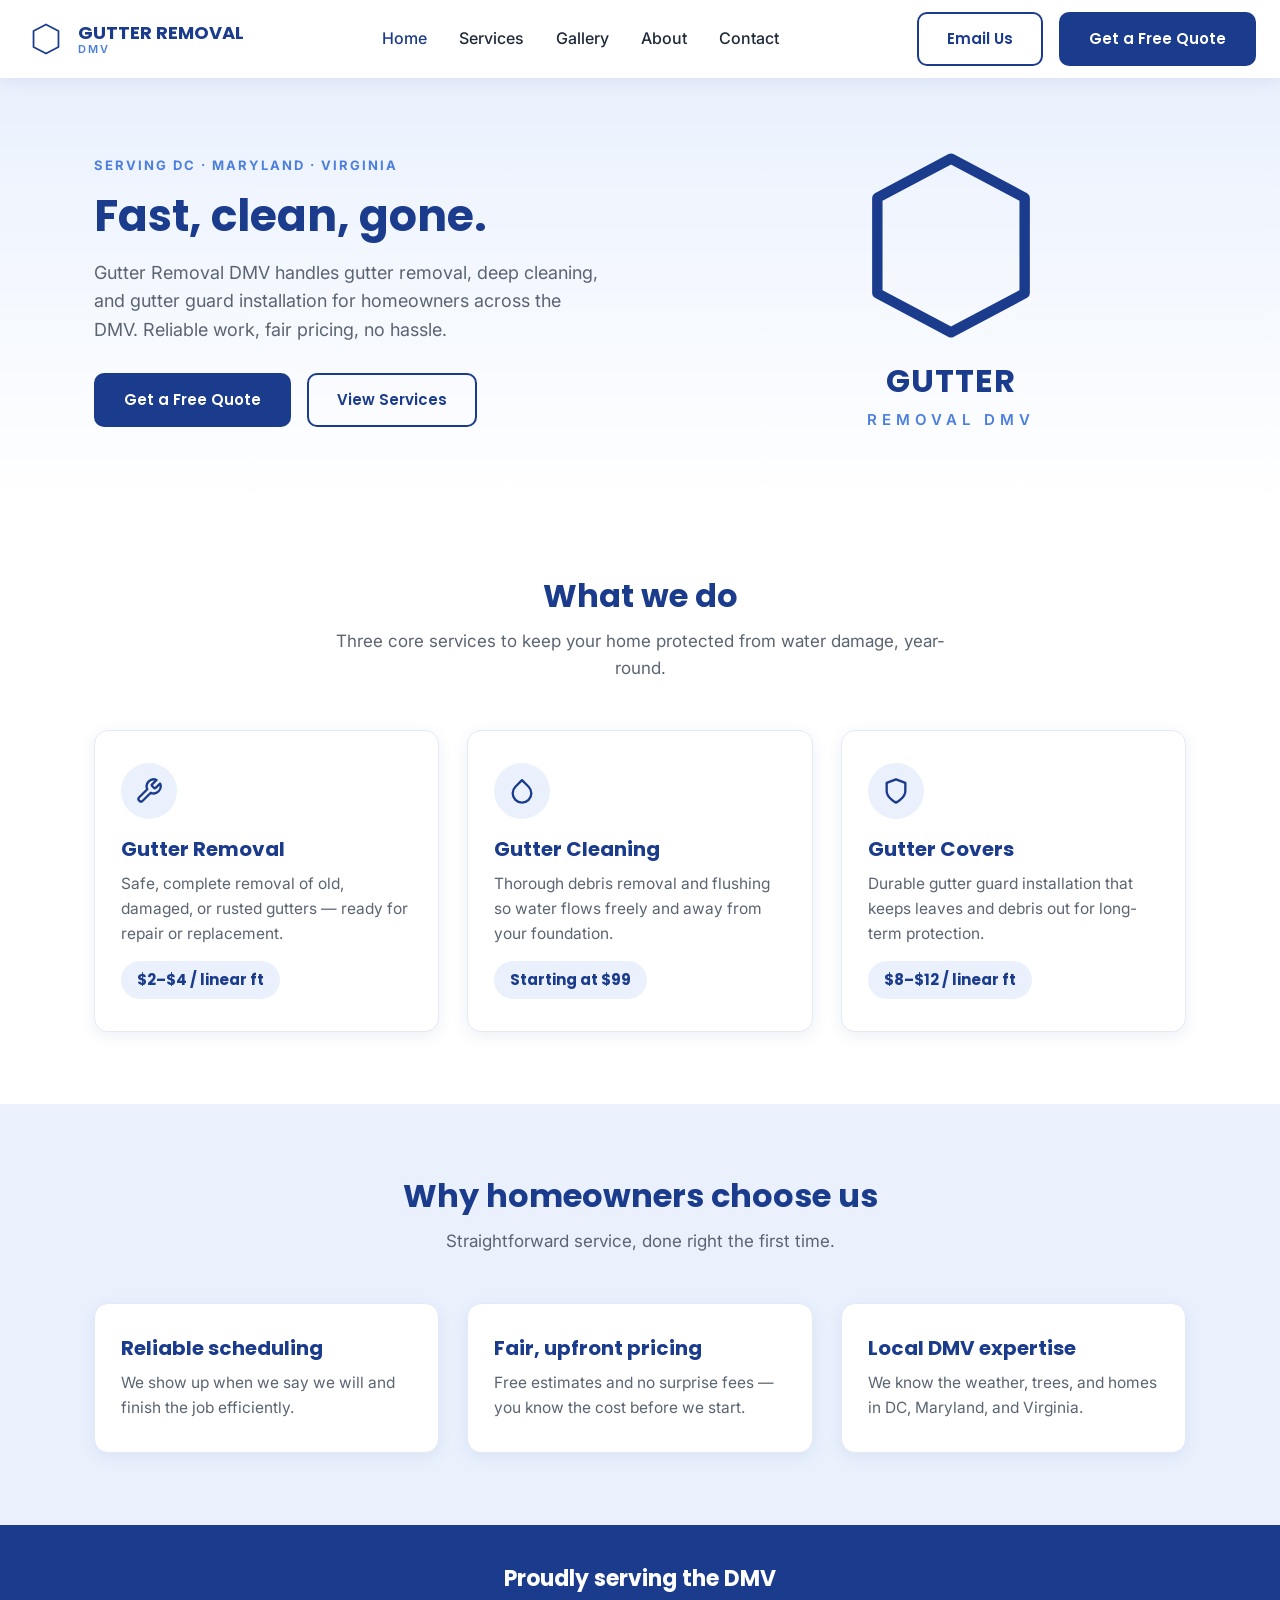
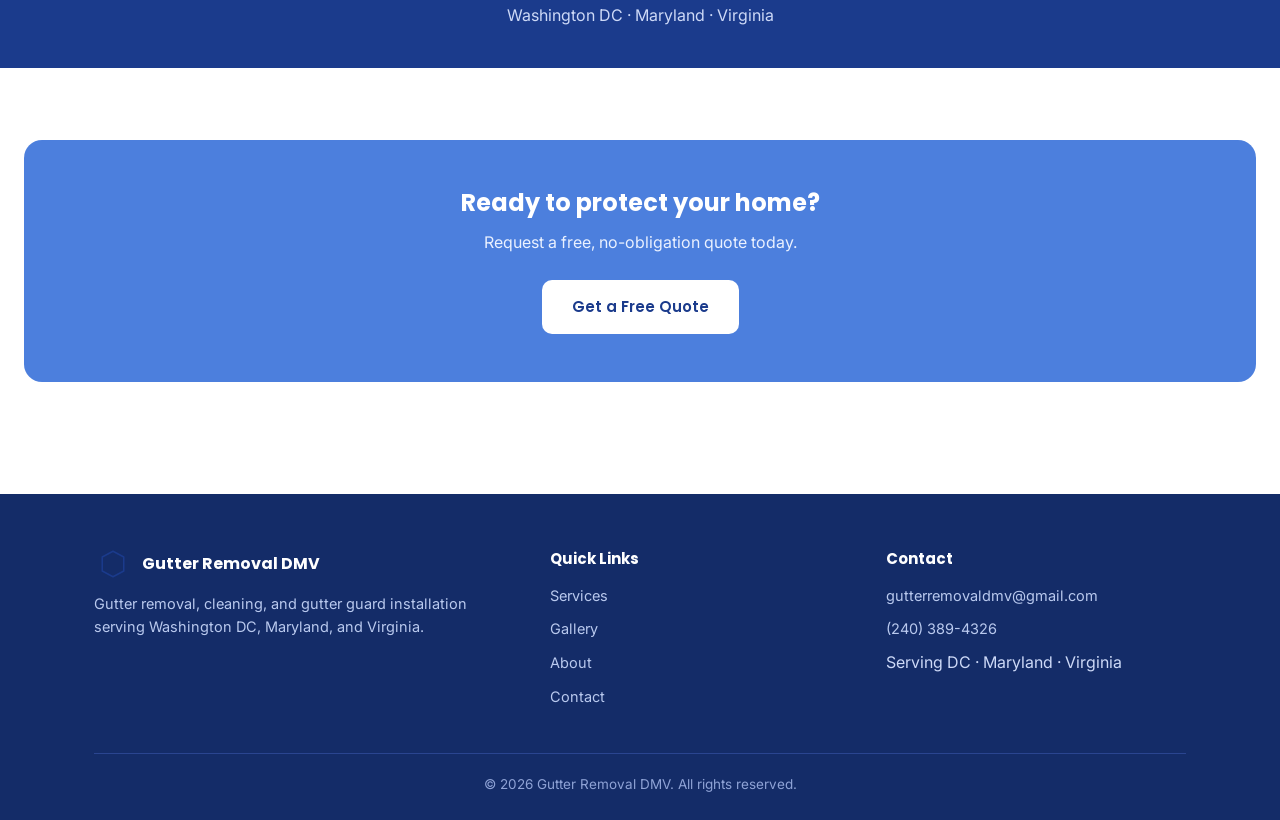
<file: index.html>
<!DOCTYPE html>
<html lang="en">
<head>
<meta charset="UTF-8">
<meta name="viewport" content="width=device-width, initial-scale=1.0">
<title>Gutter Removal DMV | Gutter Removal, Cleaning & Covers in DC, MD, VA</title>
<meta name="description" content="Gutter Removal DMV provides gutter removal, cleaning, and gutter guard installation across Washington DC, Maryland, and Virginia. Get a free quote today.">
<link rel="icon" type="image/svg+xml" href="logo.svg">
<link rel="preconnect" href="https://fonts.googleapis.com">
<link href="https://fonts.googleapis.com/css2?family=Inter:wght@400;500;600&family=Poppins:wght@600;700&display=swap" rel="stylesheet">
<link rel="stylesheet" href="styles.css?v=3">
</head>
<body>

<header>
  <div class="nav-wrap">
    <a href="index.html" class="logo-link">
      <img src="logo.svg" alt="Gutter Removal DMV logo">
      <span class="logo-text">GUTTER REMOVAL<span>DMV</span></span>
    </a>
    <button class="menu-toggle" aria-label="Toggle menu">&#9776;</button>
    <nav id="primary-nav">
      <ul>
        <li><a href="index.html" class="active">Home</a></li>
        <li><a href="services.html">Services</a></li>
        <li><a href="gallery.html">Gallery</a></li>
        <li><a href="about.html">About</a></li>
        <li><a href="contact.html">Contact</a></li>
      </ul>
    </nav>
    <div class="nav-cta">
      <a href="mailto:gutterremovaldmv@gmail.com" class="btn btn-outline">Email Us</a>
      <a href="contact.html" class="btn btn-primary">Get a Free Quote</a>
    </div>
  </div>
</header>

<section class="hero">
  <div class="container hero-wrap">
    <div class="hero-content">
      <p class="eyebrow">Serving DC &middot; Maryland &middot; Virginia</p>
      <h1>Fast, clean, gone.</h1>
      <p class="lead">Gutter Removal DMV handles gutter removal, deep cleaning, and gutter guard installation for homeowners across the DMV. Reliable work, fair pricing, no hassle.</p>
      <div class="hero-actions">
        <a href="contact.html" class="btn btn-primary">Get a Free Quote</a>
        <a href="services.html" class="btn btn-outline">View Services</a>
      </div>
    </div>
    <div class="hero-logo">
      <img src="logo.svg" alt="Gutter Removal DMV logo">
      <div class="hero-logo-text">
        <div class="hero-logo-title">GUTTER</div>
        <div class="hero-logo-sub">REMOVAL DMV</div>
      </div>
    </div>
  </div>
</section>

<section>
  <div class="container">
    <div class="section-head">
      <h2>What we do</h2>
      <p>Three core services to keep your home protected from water damage, year-round.</p>
    </div>
    <div class="grid-3">
      <div class="card">
        <div class="icon-circle">
          <svg viewBox="0 0 24 24" fill="none" stroke="#1B3B8C" stroke-width="2" stroke-linecap="round" stroke-linejoin="round"><path d="M14.7 6.3a1 1 0 0 0 0 1.4l1.6 1.6a1 1 0 0 0 1.4 0l3.77-3.77a6 6 0 0 1-7.94 7.94l-6.91 6.91a2.12 2.12 0 0 1-3-3l6.91-6.91a6 6 0 0 1 7.94-7.94z"/></svg>
        </div>
        <h3>Gutter Removal</h3>
        <p>Safe, complete removal of old, damaged, or rusted gutters &mdash; ready for repair or replacement.</p>
        <div class="price-tag" style="margin-top:14px; margin-bottom:0;">$2&ndash;$4 / linear ft</div>
      </div>
      <div class="card">
        <div class="icon-circle">
          <svg viewBox="0 0 24 24" fill="none" stroke="#1B3B8C" stroke-width="2" stroke-linecap="round" stroke-linejoin="round"><path d="M12 2.69l5.66 5.66a8 8 0 1 1-11.31 0z"/></svg>
        </div>
        <h3>Gutter Cleaning</h3>
        <p>Thorough debris removal and flushing so water flows freely and away from your foundation.</p>
        <div class="price-tag" style="margin-top:14px; margin-bottom:0;">Starting at $99</div>
      </div>
      <div class="card">
        <div class="icon-circle">
          <svg viewBox="0 0 24 24" fill="none" stroke="#1B3B8C" stroke-width="2" stroke-linecap="round" stroke-linejoin="round"><path d="M12 22s8-4 8-10V5l-8-3-8 3v7c0 6 8 10 8 10z"/></svg>
        </div>
        <h3>Gutter Covers</h3>
        <p>Durable gutter guard installation that keeps leaves and debris out for long-term protection.</p>
        <div class="price-tag" style="margin-top:14px; margin-bottom:0;">$8&ndash;$12 / linear ft</div>
      </div>
    </div>
  </div>
</section>

<section class="bg-light">
  <div class="container">
    <div class="section-head">
      <h2>Why homeowners choose us</h2>
      <p>Straightforward service, done right the first time.</p>
    </div>
    <div class="grid-3">
      <div class="card">
        <h3>Reliable scheduling</h3>
        <p>We show up when we say we will and finish the job efficiently.</p>
      </div>
      <div class="card">
        <h3>Fair, upfront pricing</h3>
        <p>Free estimates and no surprise fees &mdash; you know the cost before we start.</p>
      </div>
      <div class="card">
        <h3>Local DMV expertise</h3>
        <p>We know the weather, trees, and homes in DC, Maryland, and Virginia.</p>
      </div>
    </div>
  </div>
</section>

<div class="area-strip">
  <div class="container">
    <h3>Proudly serving the DMV</h3>
    <p>Washington DC &middot; Maryland &middot; Virginia</p>
  </div>
</div>

<section>
  <div class="cta-banner">
    <h2>Ready to protect your home?</h2>
    <p>Request a free, no-obligation quote today.</p>
    <a href="contact.html" class="btn btn-primary">Get a Free Quote</a>
  </div>
</section>

<footer>
  <div class="container">
    <div class="footer-grid">
      <div>
        <div class="footer-logo"><img src="logo.svg" alt="Gutter Removal DMV logo"><span>Gutter Removal DMV</span></div>
        <p>Gutter removal, cleaning, and gutter guard installation serving Washington DC, Maryland, and Virginia.</p>
      </div>
      <div>
        <h4>Quick Links</h4>
        <ul>
          <li><a href="services.html">Services</a></li>
          <li><a href="gallery.html">Gallery</a></li>
          <li><a href="about.html">About</a></li>
          <li><a href="contact.html">Contact</a></li>
        </ul>
      </div>
      <div>
        <h4>Contact</h4>
        <ul>
          <li><a href="mailto:gutterremovaldmv@gmail.com">gutterremovaldmv@gmail.com</a></li>
          <li><a href="tel:+12403894326">(240) 389-4326</a></li>
          <li>Serving DC &middot; Maryland &middot; Virginia</li>
        </ul>
      </div>
    </div>
    <div class="footer-bottom">&copy; <span id="year"></span> Gutter Removal DMV. All rights reserved.</div>
  </div>
</footer>
<script src="script.js?v=2"></script>
</body>
</html>
</file>
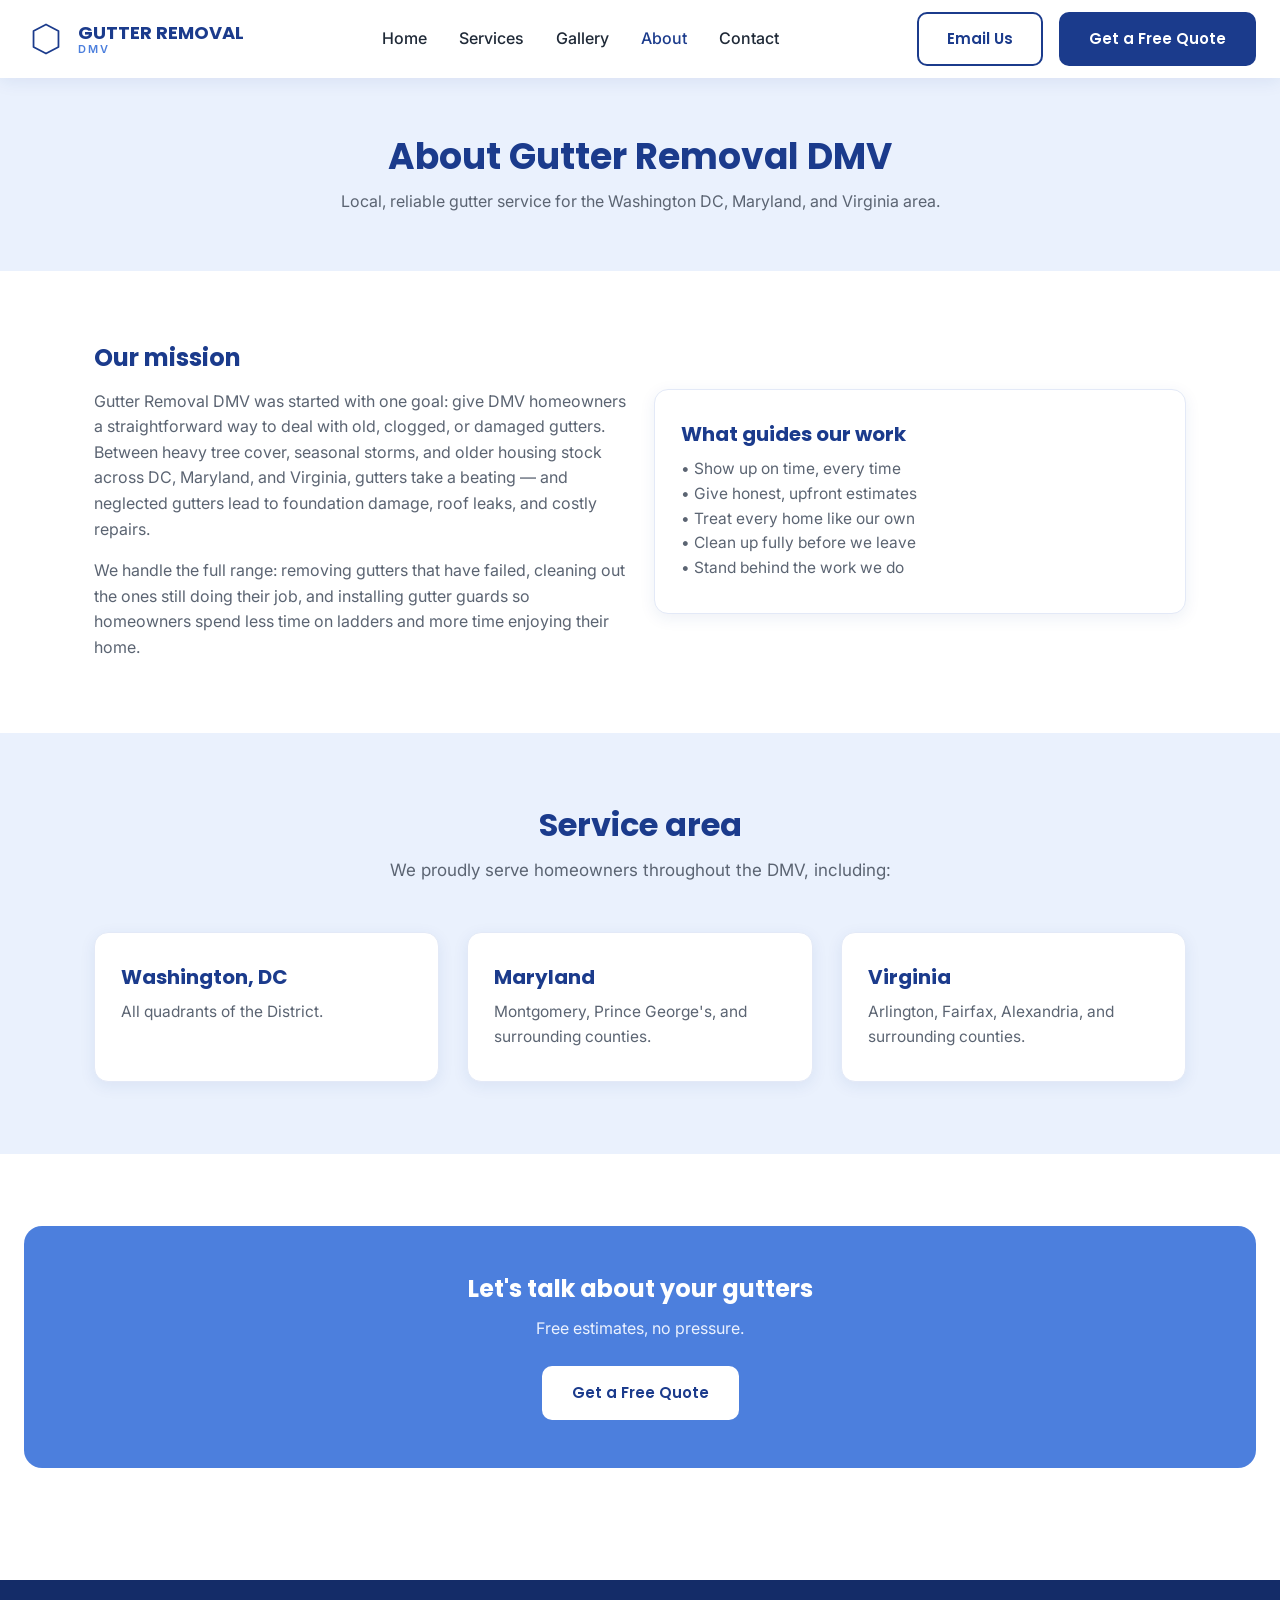
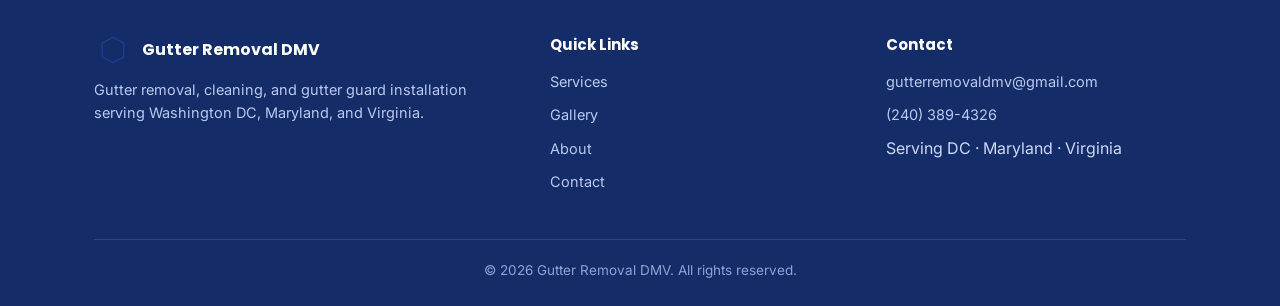
<file: about.html>
<!DOCTYPE html>
<html lang="en">
<head>
<meta charset="UTF-8">
<meta name="viewport" content="width=device-width, initial-scale=1.0">
<title>About | Gutter Removal DMV</title>
<meta name="description" content="Gutter Removal DMV is a locally focused gutter removal, cleaning, and gutter guard installation company serving DC, Maryland, and Virginia.">
<link rel="icon" type="image/svg+xml" href="logo.svg">
<link rel="preconnect" href="https://fonts.googleapis.com">
<link href="https://fonts.googleapis.com/css2?family=Inter:wght@400;500;600&family=Poppins:wght@600;700&display=swap" rel="stylesheet">
<link rel="stylesheet" href="styles.css?v=3">
</head>
<body>

<header>
  <div class="nav-wrap">
    <a href="index.html" class="logo-link">
      <img src="logo.svg" alt="Gutter Removal DMV logo">
      <span class="logo-text">GUTTER REMOVAL<span>DMV</span></span>
    </a>
    <button class="menu-toggle" aria-label="Toggle menu">&#9776;</button>
    <nav id="primary-nav">
      <ul>
        <li><a href="index.html">Home</a></li>
        <li><a href="services.html">Services</a></li>
        <li><a href="gallery.html">Gallery</a></li>
        <li><a href="about.html" class="active">About</a></li>
        <li><a href="contact.html">Contact</a></li>
      </ul>
    </nav>
    <div class="nav-cta">
      <a href="mailto:gutterremovaldmv@gmail.com" class="btn btn-outline">Email Us</a>
      <a href="contact.html" class="btn btn-primary">Get a Free Quote</a>
    </div>
  </div>
</header>

<div class="page-hero">
  <div class="container">
    <h1>About Gutter Removal DMV</h1>
    <p>Local, reliable gutter service for the Washington DC, Maryland, and Virginia area.</p>
  </div>
</div>

<section>
  <div class="container">
    <div class="grid-2" style="align-items:center;">
      <div>
        <h2>Our mission</h2>
        <p style="margin-top:16px; color:var(--muted);">Gutter Removal DMV was started with one goal: give DMV homeowners a straightforward way to deal with old, clogged, or damaged gutters. Between heavy tree cover, seasonal storms, and older housing stock across DC, Maryland, and Virginia, gutters take a beating &mdash; and neglected gutters lead to foundation damage, roof leaks, and costly repairs.</p>
        <p style="margin-top:16px; color:var(--muted);">We handle the full range: removing gutters that have failed, cleaning out the ones still doing their job, and installing gutter guards so homeowners spend less time on ladders and more time enjoying their home.</p>
      </div>
      <div class="card">
        <h3>What guides our work</h3>
        <p>&#8226; Show up on time, every time<br>&#8226; Give honest, upfront estimates<br>&#8226; Treat every home like our own<br>&#8226; Clean up fully before we leave<br>&#8226; Stand behind the work we do</p>
      </div>
    </div>
  </div>
</section>

<section class="bg-light">
  <div class="container">
    <div class="section-head">
      <h2>Service area</h2>
      <p>We proudly serve homeowners throughout the DMV, including:</p>
    </div>
    <div class="grid-3">
      <div class="card">
        <h3>Washington, DC</h3>
        <p>All quadrants of the District.</p>
      </div>
      <div class="card">
        <h3>Maryland</h3>
        <p>Montgomery, Prince George's, and surrounding counties.</p>
      </div>
      <div class="card">
        <h3>Virginia</h3>
        <p>Arlington, Fairfax, Alexandria, and surrounding counties.</p>
      </div>
    </div>
  </div>
</section>

<section>
  <div class="cta-banner">
    <h2>Let's talk about your gutters</h2>
    <p>Free estimates, no pressure.</p>
    <a href="contact.html" class="btn btn-primary">Get a Free Quote</a>
  </div>
</section>

<footer>
  <div class="container">
    <div class="footer-grid">
      <div>
        <div class="footer-logo"><img src="logo.svg" alt="Gutter Removal DMV logo"><span>Gutter Removal DMV</span></div>
        <p>Gutter removal, cleaning, and gutter guard installation serving Washington DC, Maryland, and Virginia.</p>
      </div>
      <div>
        <h4>Quick Links</h4>
        <ul>
          <li><a href="services.html">Services</a></li>
          <li><a href="gallery.html">Gallery</a></li>
          <li><a href="about.html">About</a></li>
          <li><a href="contact.html">Contact</a></li>
        </ul>
      </div>
      <div>
        <h4>Contact</h4>
        <ul>
          <li><a href="mailto:gutterremovaldmv@gmail.com">gutterremovaldmv@gmail.com</a></li>
          <li><a href="tel:+12403894326">(240) 389-4326</a></li>
          <li>Serving DC &middot; Maryland &middot; Virginia</li>
        </ul>
      </div>
    </div>
    <div class="footer-bottom">&copy; <span id="year"></span> Gutter Removal DMV. All rights reserved.</div>
  </div>
</footer>
<script src="script.js?v=2"></script>
</body>
</html>
</file>
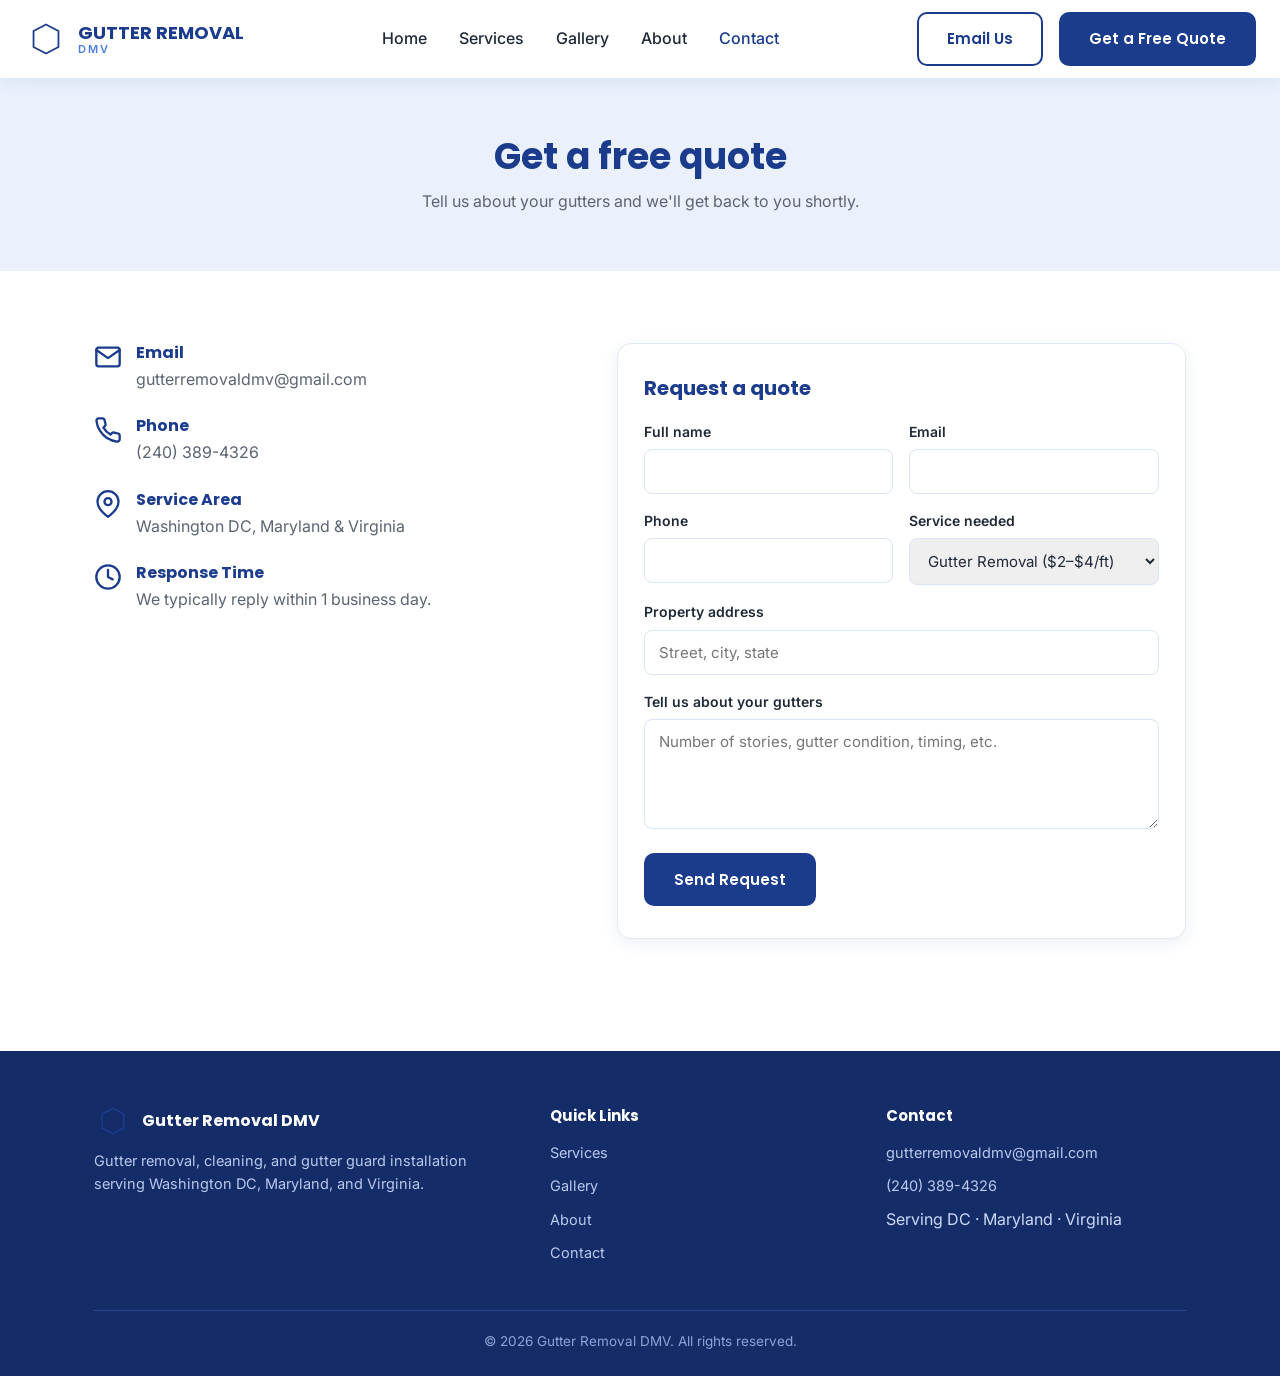
<file: contact.html>
<!DOCTYPE html>
<html lang="en">
<head>
<meta charset="UTF-8">
<meta name="viewport" content="width=device-width, initial-scale=1.0">
<title>Contact | Gutter Removal DMV</title>
<meta name="description" content="Request a free gutter removal, cleaning, or gutter guard installation quote in DC, Maryland, or Virginia.">
<link rel="icon" type="image/svg+xml" href="logo.svg">
<link rel="preconnect" href="https://fonts.googleapis.com">
<link href="https://fonts.googleapis.com/css2?family=Inter:wght@400;500;600&family=Poppins:wght@600;700&display=swap" rel="stylesheet">
<link rel="stylesheet" href="styles.css?v=3">
</head>
<body>

<header>
  <div class="nav-wrap">
    <a href="index.html" class="logo-link">
      <img src="logo.svg" alt="Gutter Removal DMV logo">
      <span class="logo-text">GUTTER REMOVAL<span>DMV</span></span>
    </a>
    <button class="menu-toggle" aria-label="Toggle menu">&#9776;</button>
    <nav id="primary-nav">
      <ul>
        <li><a href="index.html">Home</a></li>
        <li><a href="services.html">Services</a></li>
        <li><a href="gallery.html">Gallery</a></li>
        <li><a href="about.html">About</a></li>
        <li><a href="contact.html" class="active">Contact</a></li>
      </ul>
    </nav>
    <div class="nav-cta">
      <a href="mailto:gutterremovaldmv@gmail.com" class="btn btn-outline">Email Us</a>
      <a href="contact.html" class="btn btn-primary">Get a Free Quote</a>
    </div>
  </div>
</header>

<div class="page-hero">
  <div class="container">
    <h1>Get a free quote</h1>
    <p>Tell us about your gutters and we'll get back to you shortly.</p>
  </div>
</div>

<section>
  <div class="container contact-wrap">
    <div class="contact-info">
      <div class="item">
        <div class="icon-circle">
          <svg viewBox="0 0 24 24" fill="none" stroke="#1B3B8C" stroke-width="2" stroke-linecap="round" stroke-linejoin="round"><path d="M4 4h16c1.1 0 2 .9 2 2v12c0 1.1-.9 2-2 2H4c-1.1 0-2-.9-2-2V6c0-1.1.9-2 2-2z"/><polyline points="22 6 12 13 2 6"/></svg>
        </div>
        <div>
          <h4>Email</h4>
          <a href="mailto:gutterremovaldmv@gmail.com">gutterremovaldmv@gmail.com</a>
        </div>
      </div>
      <div class="item">
        <div class="icon-circle">
          <svg viewBox="0 0 24 24" fill="none" stroke="#1B3B8C" stroke-width="2" stroke-linecap="round" stroke-linejoin="round"><path d="M22 16.92v3a2 2 0 0 1-2.18 2 19.79 19.79 0 0 1-8.63-3.07 19.5 19.5 0 0 1-6-6 19.79 19.79 0 0 1-3.07-8.67A2 2 0 0 1 4.11 2h3a2 2 0 0 1 2 1.72c.13.96.36 1.9.7 2.81a2 2 0 0 1-.45 2.11L8.09 9.91a16 16 0 0 0 6 6l1.27-1.27a2 2 0 0 1 2.11-.45c.91.34 1.85.57 2.81.7A2 2 0 0 1 22 16.92z"/></svg>
        </div>
        <div>
          <h4>Phone</h4>
          <a href="tel:+12403894326">(240) 389-4326</a>
        </div>
      </div>
      <div class="item">
        <div class="icon-circle">
          <svg viewBox="0 0 24 24" fill="none" stroke="#1B3B8C" stroke-width="2" stroke-linecap="round" stroke-linejoin="round"><path d="M21 10c0 7-9 13-9 13s-9-6-9-13a9 9 0 0 1 18 0z"/><circle cx="12" cy="10" r="3"/></svg>
        </div>
        <div>
          <h4>Service Area</h4>
          <p>Washington DC, Maryland &amp; Virginia</p>
        </div>
      </div>
      <div class="item">
        <div class="icon-circle">
          <svg viewBox="0 0 24 24" fill="none" stroke="#1B3B8C" stroke-width="2" stroke-linecap="round" stroke-linejoin="round"><circle cx="12" cy="12" r="10"/><polyline points="12 6 12 12 16 14"/></svg>
        </div>
        <div>
          <h4>Response Time</h4>
          <p>We typically reply within 1 business day.</p>
        </div>
      </div>
    </div>

    <div class="card">
      <h3 style="margin-bottom:20px;">Request a quote</h3>
      <form action="https://formsubmit.co/gutterremovaldmv@gmail.com" method="POST">
        <input type="hidden" name="_subject" value="New quote request &ndash; Gutter Removal DMV website">
        <input type="hidden" name="_captcha" value="false">

        <div class="form-row">
          <div>
            <label for="name">Full name</label>
            <input type="text" id="name" name="Name" required>
          </div>
          <div>
            <label for="email">Email</label>
            <input type="email" id="email" name="Email" required>
          </div>
        </div>

        <div class="form-row">
          <div>
            <label for="phone">Phone</label>
            <input type="tel" id="phone" name="Phone">
          </div>
          <div>
            <label for="service">Service needed</label>
            <select id="service" name="Service">
              <option>Gutter Removal ($2&ndash;$4/ft)</option>
              <option>Gutter Cleaning (from $99)</option>
              <option>Gutter Covers / Guards ($8&ndash;$12/ft)</option>
              <option>Not sure / other</option>
            </select>
          </div>
        </div>

        <div>
          <label for="address">Property address</label>
          <input type="text" id="address" name="Address" placeholder="Street, city, state">
        </div>

        <div>
          <label for="message">Tell us about your gutters</label>
          <textarea id="message" name="Message" placeholder="Number of stories, gutter condition, timing, etc."></textarea>
        </div>

        <button type="submit" class="btn btn-primary" style="align-self:flex-start;">Send Request</button>
      </form>
    </div>
  </div>
</section>

<footer>
  <div class="container">
    <div class="footer-grid">
      <div>
        <div class="footer-logo"><img src="logo.svg" alt="Gutter Removal DMV logo"><span>Gutter Removal DMV</span></div>
        <p>Gutter removal, cleaning, and gutter guard installation serving Washington DC, Maryland, and Virginia.</p>
      </div>
      <div>
        <h4>Quick Links</h4>
        <ul>
          <li><a href="services.html">Services</a></li>
          <li><a href="gallery.html">Gallery</a></li>
          <li><a href="about.html">About</a></li>
          <li><a href="contact.html">Contact</a></li>
        </ul>
      </div>
      <div>
        <h4>Contact</h4>
        <ul>
          <li><a href="mailto:gutterremovaldmv@gmail.com">gutterremovaldmv@gmail.com</a></li>
          <li><a href="tel:+12403894326">(240) 389-4326</a></li>
          <li>Serving DC &middot; Maryland &middot; Virginia</li>
        </ul>
      </div>
    </div>
    <div class="footer-bottom">&copy; <span id="year"></span> Gutter Removal DMV. All rights reserved.</div>
  </div>
</footer>
<script src="script.js?v=2"></script>
</body>
</html>
</file>
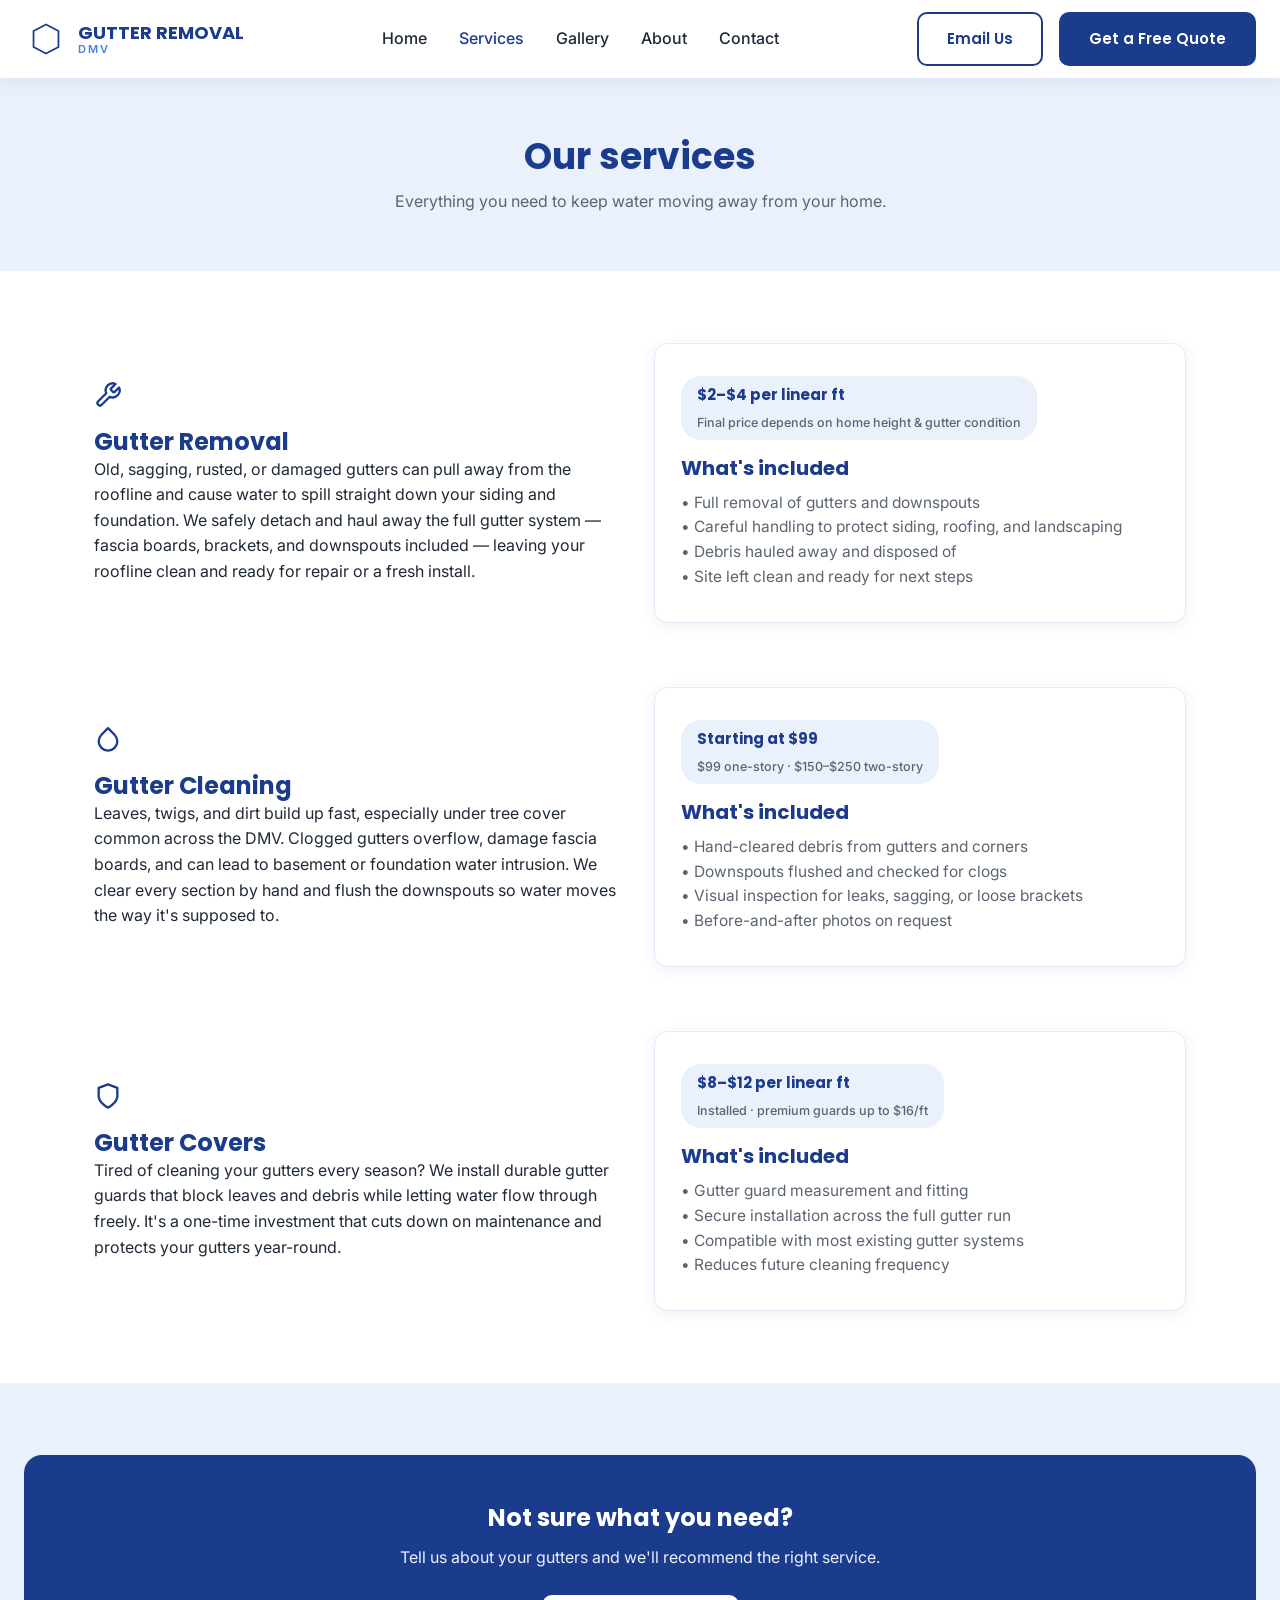
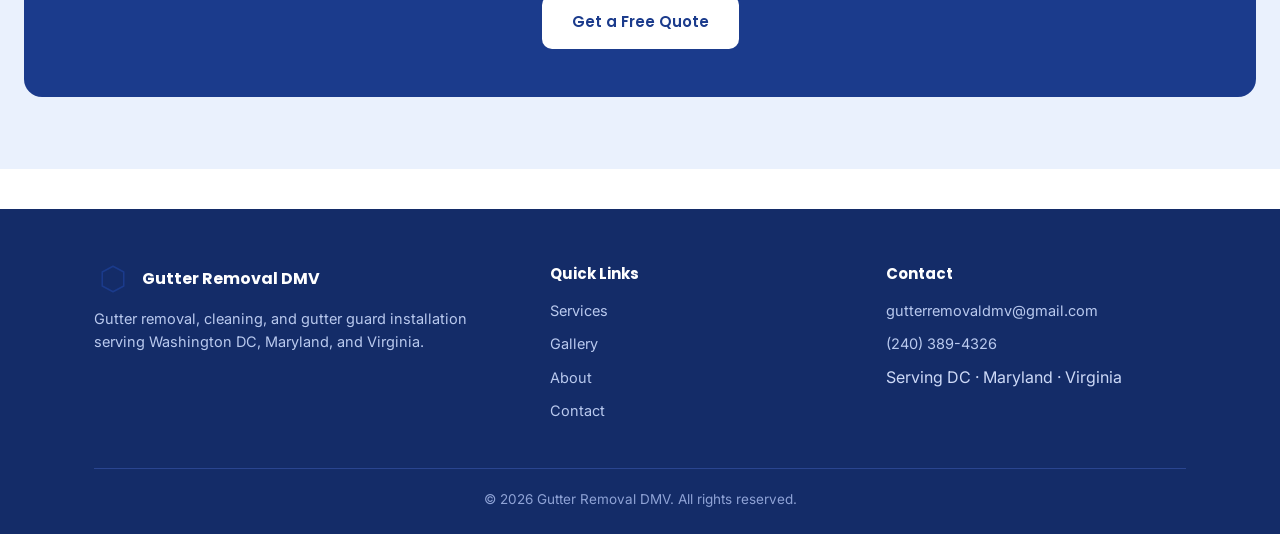
<file: services.html>
<!DOCTYPE html>
<html lang="en">
<head>
<meta charset="UTF-8">
<meta name="viewport" content="width=device-width, initial-scale=1.0">
<title>Services | Gutter Removal DMV</title>
<meta name="description" content="Gutter removal, gutter cleaning, and gutter guard installation across DC, Maryland, and Virginia.">
<link rel="icon" type="image/svg+xml" href="logo.svg">
<link rel="preconnect" href="https://fonts.googleapis.com">
<link href="https://fonts.googleapis.com/css2?family=Inter:wght@400;500;600&family=Poppins:wght@600;700&display=swap" rel="stylesheet">
<link rel="stylesheet" href="styles.css?v=3">
</head>
<body>

<header>
  <div class="nav-wrap">
    <a href="index.html" class="logo-link">
      <img src="logo.svg" alt="Gutter Removal DMV logo">
      <span class="logo-text">GUTTER REMOVAL<span>DMV</span></span>
    </a>
    <button class="menu-toggle" aria-label="Toggle menu">&#9776;</button>
    <nav id="primary-nav">
      <ul>
        <li><a href="index.html">Home</a></li>
        <li><a href="services.html" class="active">Services</a></li>
        <li><a href="gallery.html">Gallery</a></li>
        <li><a href="about.html">About</a></li>
        <li><a href="contact.html">Contact</a></li>
      </ul>
    </nav>
    <div class="nav-cta">
      <a href="mailto:gutterremovaldmv@gmail.com" class="btn btn-outline">Email Us</a>
      <a href="contact.html" class="btn btn-primary">Get a Free Quote</a>
    </div>
  </div>
</header>

<div class="page-hero">
  <div class="container">
    <h1>Our services</h1>
    <p>Everything you need to keep water moving away from your home.</p>
  </div>
</div>

<section>
  <div class="container">
    <div class="grid-2" style="align-items:center; margin-bottom:64px;">
      <div>
        <div class="icon-circle" style="margin-bottom:18px;">
          <svg viewBox="0 0 24 24" fill="none" stroke="#1B3B8C" stroke-width="2" stroke-linecap="round" stroke-linejoin="round"><path d="M14.7 6.3a1 1 0 0 0 0 1.4l1.6 1.6a1 1 0 0 0 1.4 0l3.77-3.77a6 6 0 0 1-7.94 7.94l-6.91 6.91a2.12 2.12 0 0 1-3-3l6.91-6.91a6 6 0 0 1 7.94-7.94z"/></svg>
        </div>
        <h2>Gutter Removal</h2>
        <p>Old, sagging, rusted, or damaged gutters can pull away from the roofline and cause water to spill straight down your siding and foundation. We safely detach and haul away the full gutter system &mdash; fascia boards, brackets, and downspouts included &mdash; leaving your roofline clean and ready for repair or a fresh install.</p>
      </div>
      <div class="card">
        <div class="price-tag">$2&ndash;$4 per linear ft<span class="price-tag-sub">Final price depends on home height &amp; gutter condition</span></div>
        <h3>What's included</h3>
        <p>&#8226; Full removal of gutters and downspouts<br>&#8226; Careful handling to protect siding, roofing, and landscaping<br>&#8226; Debris hauled away and disposed of<br>&#8226; Site left clean and ready for next steps</p>
      </div>
    </div>

    <div class="grid-2" style="align-items:center; margin-bottom:64px;">
      <div class="card" style="order:2;">
        <div class="price-tag">Starting at $99<span class="price-tag-sub">$99 one-story &middot; $150&ndash;$250 two-story</span></div>
        <h3>What's included</h3>
        <p>&#8226; Hand-cleared debris from gutters and corners<br>&#8226; Downspouts flushed and checked for clogs<br>&#8226; Visual inspection for leaks, sagging, or loose brackets<br>&#8226; Before-and-after photos on request</p>
      </div>
      <div style="order:1;">
        <div class="icon-circle" style="margin-bottom:18px;">
          <svg viewBox="0 0 24 24" fill="none" stroke="#1B3B8C" stroke-width="2" stroke-linecap="round" stroke-linejoin="round"><path d="M12 2.69l5.66 5.66a8 8 0 1 1-11.31 0z"/></svg>
        </div>
        <h2>Gutter Cleaning</h2>
        <p>Leaves, twigs, and dirt build up fast, especially under tree cover common across the DMV. Clogged gutters overflow, damage fascia boards, and can lead to basement or foundation water intrusion. We clear every section by hand and flush the downspouts so water moves the way it's supposed to.</p>
      </div>
    </div>

    <div class="grid-2" style="align-items:center;">
      <div>
        <div class="icon-circle" style="margin-bottom:18px;">
          <svg viewBox="0 0 24 24" fill="none" stroke="#1B3B8C" stroke-width="2" stroke-linecap="round" stroke-linejoin="round"><path d="M12 22s8-4 8-10V5l-8-3-8 3v7c0 6 8 10 8 10z"/></svg>
        </div>
        <h2>Gutter Covers</h2>
        <p>Tired of cleaning your gutters every season? We install durable gutter guards that block leaves and debris while letting water flow through freely. It's a one-time investment that cuts down on maintenance and protects your gutters year-round.</p>
      </div>
      <div class="card">
        <div class="price-tag">$8&ndash;$12 per linear ft<span class="price-tag-sub">Installed &middot; premium guards up to $16/ft</span></div>
        <h3>What's included</h3>
        <p>&#8226; Gutter guard measurement and fitting<br>&#8226; Secure installation across the full gutter run<br>&#8226; Compatible with most existing gutter systems<br>&#8226; Reduces future cleaning frequency</p>
      </div>
    </div>
  </div>
</section>

<section class="bg-light">
  <div class="cta-banner" style="background:var(--navy);">
    <h2>Not sure what you need?</h2>
    <p>Tell us about your gutters and we'll recommend the right service.</p>
    <a href="contact.html" class="btn btn-primary">Get a Free Quote</a>
  </div>
</section>

<footer>
  <div class="container">
    <div class="footer-grid">
      <div>
        <div class="footer-logo"><img src="logo.svg" alt="Gutter Removal DMV logo"><span>Gutter Removal DMV</span></div>
        <p>Gutter removal, cleaning, and gutter guard installation serving Washington DC, Maryland, and Virginia.</p>
      </div>
      <div>
        <h4>Quick Links</h4>
        <ul>
          <li><a href="services.html">Services</a></li>
          <li><a href="gallery.html">Gallery</a></li>
          <li><a href="about.html">About</a></li>
          <li><a href="contact.html">Contact</a></li>
        </ul>
      </div>
      <div>
        <h4>Contact</h4>
        <ul>
          <li><a href="mailto:gutterremovaldmv@gmail.com">gutterremovaldmv@gmail.com</a></li>
          <li><a href="tel:+12403894326">(240) 389-4326</a></li>
          <li>Serving DC &middot; Maryland &middot; Virginia</li>
        </ul>
      </div>
    </div>
    <div class="footer-bottom">&copy; <span id="year"></span> Gutter Removal DMV. All rights reserved.</div>
  </div>
</footer>
<script src="script.js?v=2"></script>
</body>
</html>
</file>
<file: styles.css>
:root {
  --navy: #1B3B8C;
  --navy-dark: #142c68;
  --blue: #4C7FDD;
  --light-blue: #EAF1FD;
  --pale-blue: #A9C6F5;
  --text: #1F2937;
  --muted: #5B6472;
  --white: #ffffff;
  --radius: 10px;
  --shadow: 0 4px 16px rgba(27, 59, 140, 0.08);
}

* { box-sizing: border-box; margin: 0; padding: 0; }

html { scroll-behavior: smooth; }

body {
  font-family: 'Inter', Arial, sans-serif;
  color: var(--text);
  background: var(--white);
  line-height: 1.6;
}

h1, h2, h3, h4 {
  font-family: 'Poppins', Arial, sans-serif;
  color: var(--navy);
  line-height: 1.25;
}

a { text-decoration: none; color: inherit; }
ul { list-style: none; }
img, svg { max-width: 100%; display: block; }

.container {
  max-width: 1140px;
  margin: 0 auto;
  padding: 0 24px;
}

/* Header */
header {
  position: sticky;
  top: 0;
  background: var(--white);
  box-shadow: var(--shadow);
  z-index: 100;
}

.nav-wrap {
  display: flex;
  align-items: center;
  justify-content: space-between;
  padding: 12px 24px;
}

.logo-link {
  display: flex;
  align-items: center;
  gap: 10px;
}

.logo-link img { width: 44px; height: auto; }

.logo-text {
  font-family: 'Poppins', Arial, sans-serif;
  font-weight: 700;
  color: var(--navy);
  font-size: 18px;
  line-height: 1.1;
}

.logo-text span {
  display: block;
  font-family: 'Inter', Arial, sans-serif;
  font-weight: 600;
  font-size: 11px;
  letter-spacing: 2px;
  color: var(--blue);
}

nav ul {
  display: flex;
  gap: 32px;
  align-items: center;
}

nav a {
  font-weight: 500;
  color: var(--text);
}

nav a:hover, nav a.active { color: var(--navy); }

.nav-cta { display: flex; align-items: center; gap: 16px; }

.menu-toggle {
  display: none;
  background: none;
  border: none;
  font-size: 26px;
  color: var(--navy);
  cursor: pointer;
}

/* Buttons */
.btn {
  display: inline-block;
  padding: 13px 28px;
  border-radius: var(--radius);
  font-weight: 600;
  font-family: 'Poppins', Arial, sans-serif;
  font-size: 15px;
  cursor: pointer;
  border: 2px solid transparent;
  transition: all 0.15s ease;
}

.btn-primary { background: var(--navy); color: var(--white); }
.btn-primary:hover { background: var(--navy-dark); }

.btn-outline { border-color: var(--navy); color: var(--navy); background: transparent; }
.btn-outline:hover { background: var(--navy); color: var(--white); }

/* Hero */
.hero {
  background: linear-gradient(180deg, var(--light-blue) 0%, var(--white) 100%);
  padding: 72px 0;
}

.hero-wrap {
  display: flex;
  align-items: center;
  gap: 48px;
}

.hero-content { flex: 1.1; }
.hero-logo { flex: 0.9; text-align: center; }
.hero-logo img { width: 260px; margin: 0 auto; }

.hero-logo-text { margin-top: 14px; }
.hero-logo-title {
  font-family: 'Poppins', Arial, sans-serif;
  font-weight: 700;
  font-size: 32px;
  letter-spacing: 1px;
  color: var(--navy);
}
.hero-logo-sub {
  font-family: 'Inter', Arial, sans-serif;
  font-weight: 600;
  font-size: 15px;
  letter-spacing: 5px;
  color: var(--blue);
  margin-top: 2px;
}

.eyebrow {
  color: var(--blue);
  font-weight: 700;
  letter-spacing: 2px;
  font-size: 13px;
  text-transform: uppercase;
}

.hero h1 { font-size: 44px; margin: 12px 0 16px; }
.hero p.lead { font-size: 18px; color: var(--muted); margin-bottom: 28px; max-width: 46ch; }
.hero-actions { display: flex; gap: 16px; flex-wrap: wrap; }

/* Sections */
section { padding: 72px 0; }
.section-head { text-align: center; max-width: 640px; margin: 0 auto 48px; }
.section-head h2 { font-size: 32px; margin-bottom: 12px; }
.section-head p { color: var(--muted); font-size: 17px; }

.bg-light { background: var(--light-blue); }

/* Cards grid */
.grid-3 { display: grid; grid-template-columns: repeat(3, 1fr); gap: 28px; }
.grid-2 { display: grid; grid-template-columns: repeat(2, 1fr); gap: 28px; }

.card {
  background: var(--white);
  border: 1px solid #e3e9f7;
  border-radius: 14px;
  padding: 32px 26px;
  box-shadow: var(--shadow);
}

.price-tag {
  display: inline-block;
  background: var(--light-blue);
  color: var(--navy);
  font-family: 'Poppins', Arial, sans-serif;
  font-weight: 700;
  font-size: 15px;
  padding: 7px 16px;
  border-radius: 20px;
  margin-bottom: 16px;
}

.price-tag-sub {
  display: block;
  font-family: 'Inter', Arial, sans-serif;
  font-weight: 500;
  font-size: 12.5px;
  color: var(--muted);
  margin-top: 6px;
}

.card .icon-circle {
  width: 56px;
  height: 56px;
  border-radius: 50%;
  background: var(--light-blue);
  display: flex;
  align-items: center;
  justify-content: center;
  margin-bottom: 18px;
}

.icon-circle svg { width: 28px; height: 28px; flex-shrink: 0; }

.card h3 { font-size: 20px; margin-bottom: 10px; }
.card p { color: var(--muted); font-size: 15.5px; }

/* Service area strip */
.area-strip {
  background: var(--navy);
  color: var(--white);
  padding: 40px 0;
  text-align: center;
}

.area-strip h3 { color: var(--white); font-size: 22px; margin-bottom: 10px; }
.area-strip p { color: #cdd9f7; }

/* CTA banner */
.cta-banner {
  background: var(--blue);
  border-radius: 18px;
  padding: 48px;
  text-align: center;
  color: var(--white);
  margin: 0 24px;
}

.cta-banner h2 { color: var(--white); margin-bottom: 12px; }
.cta-banner p { color: #eaf1ff; margin-bottom: 24px; }
.cta-banner .btn-primary { background: var(--white); color: var(--navy); }
.cta-banner .btn-primary:hover { background: var(--light-blue); }

/* Footer */
footer {
  background: var(--navy-dark);
  color: #cdd9f7;
  padding: 56px 0 24px;
  margin-top: 40px;
}

.footer-grid {
  display: grid;
  grid-template-columns: 1.4fr 1fr 1fr;
  gap: 36px;
  margin-bottom: 36px;
}

.footer-grid h4 { color: var(--white); font-size: 15px; margin-bottom: 14px; }
.footer-grid p, .footer-grid a { color: #b9c9ee; font-size: 14.5px; }
.footer-grid li { margin-bottom: 8px; }
.footer-grid a:hover { color: var(--white); }

.footer-logo { display: flex; align-items: center; gap: 10px; margin-bottom: 14px; }
.footer-logo img { width: 38px; }
.footer-logo span { color: var(--white); font-family: 'Poppins', Arial, sans-serif; font-weight: 700; }

.footer-bottom {
  border-top: 1px solid #2a4590;
  padding-top: 20px;
  text-align: center;
  font-size: 13.5px;
  color: #8fa3d6;
}

/* Gallery */
.gallery-grid { display: grid; grid-template-columns: repeat(2, 1fr); gap: 28px; }

.ba-pair { display: grid; grid-template-columns: 1fr 1fr; gap: 12px; }

.ba-tile {
  aspect-ratio: 4/3;
  border-radius: var(--radius);
  background: var(--light-blue);
  overflow: hidden;
}

.ba-img { width: 100%; height: 100%; object-fit: cover; display: block; }
.ba-caption { text-align: center; margin-top: 10px; color: var(--muted); font-size: 14.5px; }

/* Contact */
.contact-wrap { display: grid; grid-template-columns: 1fr 1.2fr; gap: 48px; }

.contact-info .item { display: flex; gap: 14px; margin-bottom: 24px; align-items: flex-start; }
.contact-info .icon-circle { flex-shrink: 0; }
.contact-info h4 { font-size: 16px; margin-bottom: 4px; }
.contact-info p, .contact-info a { color: var(--muted); }
.contact-info a:hover { color: var(--navy); }

form { display: flex; flex-direction: column; gap: 16px; }

.form-row { display: grid; grid-template-columns: 1fr 1fr; gap: 16px; }

label { font-size: 14px; font-weight: 600; margin-bottom: 6px; display: block; color: var(--text); }

input, select, textarea {
  width: 100%;
  padding: 12px 14px;
  border: 1.5px solid #dbe4f7;
  border-radius: 8px;
  font-family: inherit;
  font-size: 15px;
  color: var(--text);
}

input:focus, select:focus, textarea:focus {
  outline: none;
  border-color: var(--blue);
}

textarea { resize: vertical; min-height: 110px; }

/* Page hero (inner pages) */
.page-hero {
  background: var(--light-blue);
  padding: 56px 0;
  text-align: center;
}

.page-hero h1 { font-size: 36px; }
.page-hero p { color: var(--muted); margin-top: 10px; }

/* Responsive */
@media (max-width: 900px) {
  .hero-wrap { flex-direction: column-reverse; text-align: center; }
  .hero p.lead { margin-left: auto; margin-right: auto; }
  .hero-actions { justify-content: center; }
  .grid-3 { grid-template-columns: 1fr; }
  .grid-2 { grid-template-columns: 1fr; }
  .gallery-grid { grid-template-columns: 1fr; }
  .footer-grid { grid-template-columns: 1fr; }
  .contact-wrap { grid-template-columns: 1fr; }
  .form-row { grid-template-columns: 1fr; }

  nav { position: fixed; top: 68px; left: 0; right: 0; background: var(--white); box-shadow: var(--shadow); flex-direction: column; padding: 16px 24px; display: none; }
  nav.open { display: block; }
  nav ul { flex-direction: column; gap: 18px; align-items: flex-start; }
  .nav-cta .btn-outline { display: none; }
  .menu-toggle { display: block; }
}
</file>
